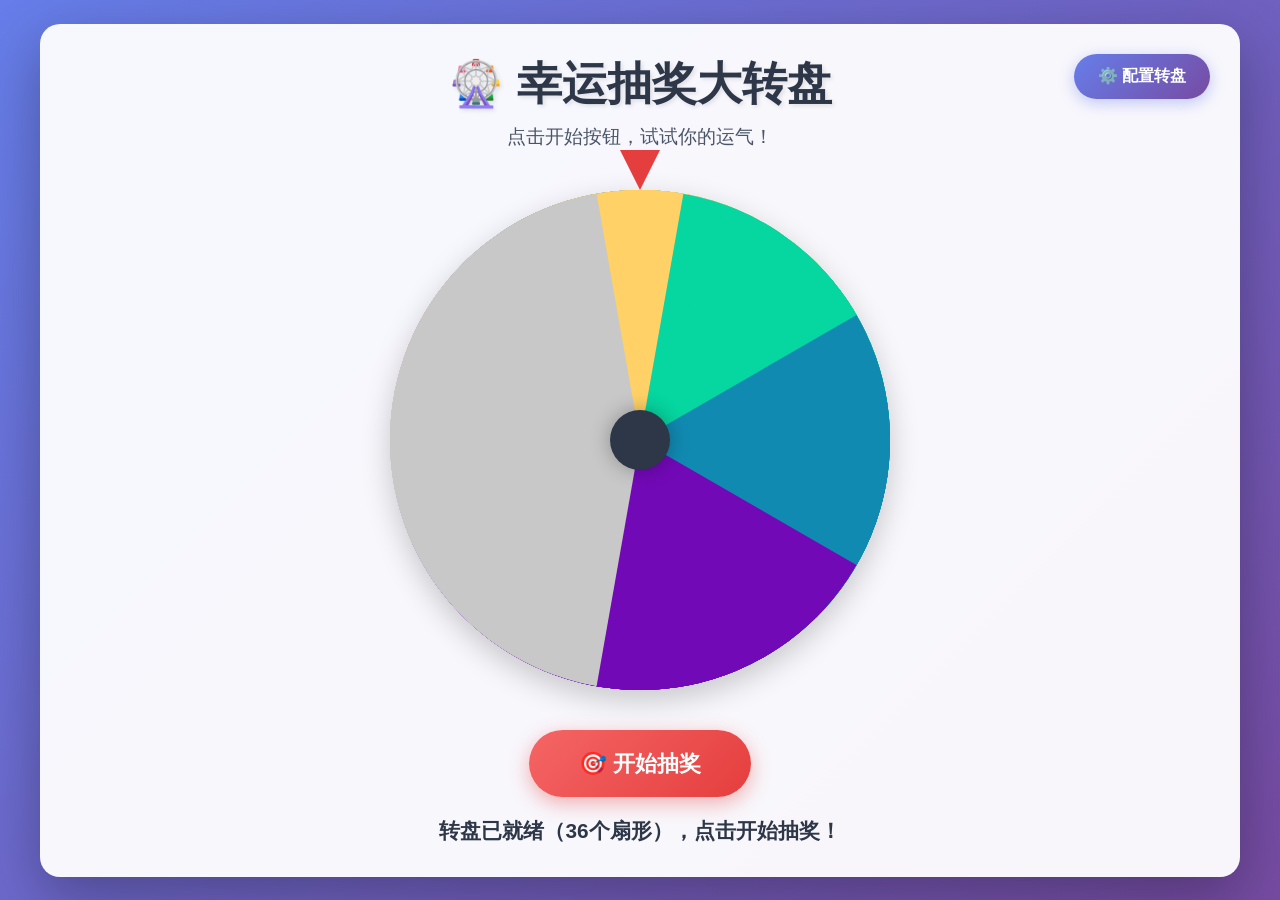
<file: 智能体基准测试题目Benchmark Test/Q1/Roulette/roulette.html>
<!DOCTYPE html>
<html lang="zh-CN">
<head>
    <meta charset="UTF-8">
    <meta name="viewport" content="width=device-width, initial-scale=1.0">
    <title>抽奖转盘大转盘</title>
    <style>
        /* 全局样式重置 */
        * {
            margin: 0;
            padding: 0;
            box-sizing: border-box;
        }

        body {
            font-family: 'Microsoft YaHei', 'Segoe UI', Arial, sans-serif;
            background: linear-gradient(135deg, #667eea 0%, #764ba2 100%);
            min-height: 100vh;
            display: flex;
            flex-direction: column;
            align-items: center;
            justify-content: center;
            padding: 20px;
            color: #333;
        }

        .container {
            max-width: 1200px;
            width: 100%;
            background: rgba(255, 255, 255, 0.95);
            border-radius: 20px;
            box-shadow: 0 20px 60px rgba(0, 0, 0, 0.3);
            padding: 30px;
            position: relative;
        }

        /* 头部样式 */
        .header {
            text-align: center;
            margin-bottom: 40px;
        }

        .header h1 {
            font-size: 2.8rem;
            color: #2d3748;
            margin-bottom: 10px;
            text-shadow: 2px 2px 4px rgba(0, 0, 0, 0.1);
        }

        .header p {
            font-size: 1.2rem;
            color: #4a5568;
        }

        /* 配置按钮样式 */
        .config-button {
            position: absolute;
            top: 30px;
            right: 30px;
            background: linear-gradient(135deg, #667eea 0%, #764ba2 100%);
            color: white;
            border: none;
            padding: 12px 24px;
            border-radius: 50px;
            font-size: 1rem;
            font-weight: 600;
            cursor: pointer;
            transition: all 0.3s ease;
            box-shadow: 0 4px 15px rgba(102, 126, 234, 0.4);
        }

        .config-button:hover {
            transform: translateY(-2px);
            box-shadow: 0 6px 20px rgba(102, 126, 234, 0.6);
        }

        .config-button:active {
            transform: translateY(0);
        }

        /* 主内容区域 */
        .main-content {
            display: flex;
            flex-direction: column;
            align-items: center;
            gap: 40px;
        }

        /* 转盘容器 */
        .wheel-container {
            position: relative;
            width: 500px;
            height: 500px;
            margin: 0 auto;
        }

        .wheel {
            width: 100%;
            height: 100%;
            border-radius: 50%;
            position: relative;
            overflow: hidden;
            box-shadow: 0 10px 30px rgba(0, 0, 0, 0.2);
            transition: transform 5s linear;
        }

        .wheel-center {
            position: absolute;
            top: 50%;
            left: 50%;
            transform: translate(-50%, -50%);
            width: 60px;
            height: 60px;
            background: #2d3748;
            border-radius: 50%;
            z-index: 10;
            box-shadow: 0 0 20px rgba(0, 0, 0, 0.3);
        }

        .pointer {
            position: absolute;
            top: -40px;
            left: 50%;
            transform: translateX(-50%);
            width: 0;
            height: 0;
            border-left: 20px solid transparent;
            border-right: 20px solid transparent;
            border-top: 40px solid #e53e3e;
            z-index: 20;
        }

        /* 扇形样式 */
        .sector {
            position: absolute;
            width: 50%;
            height: 50%;
            transform-origin: 100% 100%;
            left: 0;
            top: 0;
            display: flex;
            align-items: center;
            justify-content: center;
            overflow: hidden;
        }

        .sector-content {
            position: absolute;
            width: 160px;
            text-align: center;
            transform-origin: 0 0;
            left: 100%;
            top: 0;
            transform: rotate(45deg);
            padding: 3px;
        }

        .sector-text {
            font-size: 0.9rem;
            font-weight: 700;
            color: white;
            text-shadow: 1px 1px 3px rgba(0, 0, 0, 0.7);
            transform: rotate(-45deg);
            padding: 3px;
            text-align: center;
            line-height: 1.1;
            white-space: nowrap;
            overflow: hidden;
            text-overflow: ellipsis;
            max-width: 160px;
        }

        /* 控制按钮 */
        .controls {
            display: flex;
            flex-direction: column;
            align-items: center;
            gap: 20px;
        }

        .start-button {
            background: linear-gradient(135deg, #f56565 0%, #e53e3e 100%);
            color: white;
            border: none;
            padding: 18px 50px;
            font-size: 1.4rem;
            font-weight: 700;
            border-radius: 50px;
            cursor: pointer;
            transition: all 0.3s ease;
            box-shadow: 0 6px 20px rgba(229, 62, 62, 0.4);
            min-width: 200px;
        }

        .start-button:hover:not(:disabled) {
            transform: translateY(-3px);
            box-shadow: 0 8px 25px rgba(229, 62, 62, 0.6);
        }

        .start-button:active:not(:disabled) {
            transform: translateY(0);
        }

        .start-button:disabled {
            background: #cbd5e0;
            cursor: not-allowed;
            box-shadow: none;
        }

        .result-display {
            font-size: 1.3rem;
            color: #2d3748;
            font-weight: 600;
            min-height: 30px;
            text-align: center;
        }

        /* 弹窗遮罩 */
        .modal-overlay {
            position: fixed;
            top: 0;
            left: 0;
            right: 0;
            bottom: 0;
            background: rgba(0, 0, 0, 0.6);
            display: none;
            align-items: center;
            justify-content: center;
            z-index: 1000;
            backdrop-filter: blur(3px);
        }

        .modal-overlay.active {
            display: flex;
        }

        /* 配置弹窗 */
        .config-modal {
            background: white;
            border-radius: 15px;
            padding: 30px;
            width: 90%;
            max-width: 800px;
            max-height: 80vh;
            overflow-y: auto;
            box-shadow: 0 20px 60px rgba(0, 0, 0, 0.3);
            animation: modalSlideIn 0.3s ease;
        }

        @keyframes modalSlideIn {
            from {
                opacity: 0;
                transform: translateY(-50px);
            }
            to {
                opacity: 1;
                transform: translateY(0);
            }
        }

        .modal-header {
            display: flex;
            justify-content: space-between;
            align-items: center;
            margin-bottom: 25px;
            padding-bottom: 15px;
            border-bottom: 2px solid #e2e8f0;
        }

        .modal-header h2 {
            font-size: 1.8rem;
            color: #2d3748;
        }

        .close-button {
            background: none;
            border: none;
            font-size: 1.5rem;
            color: #718096;
            cursor: pointer;
            padding: 5px;
            transition: color 0.2s;
        }

        .close-button:hover {
            color: #e53e3e;
        }

        /* 配置表单 */
        .config-form {
            margin-bottom: 25px;
        }

        .config-items {
            display: flex;
            flex-direction: column;
            gap: 15px;
            margin-bottom: 20px;
        }

        .config-item {
            display: grid;
            grid-template-columns: 2fr 1fr 1fr auto;
            gap: 15px;
            align-items: center;
            padding: 15px;
            background: #f7fafc;
            border-radius: 10px;
            border: 1px solid #e2e8f0;
        }

        .config-item input {
            padding: 10px 15px;
            border: 2px solid #cbd5e0;
            border-radius: 8px;
            font-size: 1rem;
            transition: border-color 0.2s;
        }

        .config-item input:focus {
            outline: none;
            border-color: #667eea;
        }

        .color-input {
            width: 100%;
            height: 40px;
            padding: 5px;
            border: 2px solid #cbd5e0;
            border-radius: 8px;
            cursor: pointer;
        }

        .delete-button {
            background: #fc8181;
            color: white;
            border: none;
            padding: 8px 15px;
            border-radius: 6px;
            cursor: pointer;
            transition: background 0.2s;
        }

        .delete-button:hover {
            background: #e53e3e;
        }

        .form-actions {
            display: flex;
            gap: 15px;
            margin-top: 10px;
        }

        .add-button {
            background: #48bb78;
            color: white;
            border: none;
            padding: 12px 25px;
            border-radius: 8px;
            cursor: pointer;
            font-weight: 600;
            transition: background 0.2s;
        }

        .add-button:hover {
            background: #38a169;
        }

        .modal-actions {
            display: flex;
            justify-content: flex-end;
            gap: 15px;
            margin-top: 25px;
            padding-top: 20px;
            border-top: 2px solid #e2e8f0;
        }

        .save-button {
            background: #667eea;
            color: white;
            border: none;
            padding: 12px 30px;
            border-radius: 8px;
            font-weight: 600;
            cursor: pointer;
            transition: background 0.2s;
        }

        .save-button:hover {
            background: #5a67d8;
        }

        .cancel-button {
            background: #cbd5e0;
            color: #4a5568;
            border: none;
            padding: 12px 30px;
            border-radius: 8px;
            font-weight: 600;
            cursor: pointer;
            transition: background 0.2s;
        }

        .cancel-button:hover {
            background: #a0aec0;
        }

        /* 中奖弹窗 */
        .win-modal {
            background: linear-gradient(135deg, #f6e05e 0%, #d69e2e 100%);
            border-radius: 20px;
            padding: 40px;
            width: 90%;
            max-width: 500px;
            text-align: center;
            box-shadow: 0 20px 60px rgba(0, 0, 0, 0.3);
            animation: winModalAppear 0.5s ease;
        }

        @keyframes winModalAppear {
            0% {
                opacity: 0;
                transform: scale(0.8) rotate(-10deg);
            }
            50% {
                transform: scale(1.05) rotate(5deg);
            }
            100% {
                opacity: 1;
                transform: scale(1) rotate(0);
            }
        }

        .win-icon {
            font-size: 4rem;
            margin-bottom: 20px;
            animation: bounce 1s infinite alternate;
        }

        @keyframes bounce {
            from {
                transform: translateY(0);
            }
            to {
                transform: translateY(-10px);
            }
        }

        .win-title {
            font-size: 2.5rem;
            color: #744210;
            margin-bottom: 15px;
            font-weight: 700;
        }

        .win-prize {
            font-size: 2.2rem;
            color: #d69e2e;
            background: rgba(255, 255, 255, 0.9);
            padding: 20px;
            border-radius: 15px;
            margin: 20px 0;
            font-weight: 800;
            text-shadow: 2px 2px 4px rgba(0, 0, 0, 0.1);
            box-shadow: 0 10px 30px rgba(214, 158, 46, 0.3);
        }

        .win-message {
            font-size: 1.3rem;
            color: #744210;
            margin-bottom: 30px;
        }

        .win-close-button {
            background: #744210;
            color: white;
            border: none;
            padding: 15px 40px;
            border-radius: 50px;
            font-size: 1.2rem;
            font-weight: 600;
            cursor: pointer;
            transition: all 0.3s ease;
            box-shadow: 0 6px 20px rgba(116, 66, 16, 0.4);
        }

        .win-close-button:hover {
            transform: translateY(-2px);
            box-shadow: 0 8px 25px rgba(116, 66, 16, 0.6);
        }

        /* 响应式设计 */
        @media (max-width: 768px) {
            .container {
                padding: 20px;
            }
            
            .header h1 {
                font-size: 2rem;
            }
            
            .wheel-container {
                width: 300px;
                height: 300px;
            }
            
            .config-item {
                grid-template-columns: 1fr;
                gap: 10px;
            }
            
            .config-modal {
                padding: 20px;
            }
        }

        @media (max-width: 480px) {
            .wheel-container {
                width: 250px;
                height: 250px;
            }
            
            .start-button {
                padding: 15px 30px;
                font-size: 1.2rem;
            }
            
            .modal-actions {
                flex-direction: column;
            }
        }
    </style>
</head>
<body>
    <div class="container">
        <!-- 配置按钮 -->
        <button class="config-button" id="configButton">
            ⚙️ 配置转盘
        </button>

        <!-- 头部 -->
        <div class="header">
            <h1>🎡 幸运抽奖大转盘</h1>
            <p>点击开始按钮，试试你的运气！</p>
        </div>

        <!-- 主内容区域 -->
        <div class="main-content">
            <!-- 转盘容器 -->
            <div class="wheel-container">
                <div class="pointer"></div>
                <div class="wheel" id="wheel">
                    <!-- 扇形区域将通过JavaScript动态生成 -->
                </div>
                <div class="wheel-center"></div>
            </div>

            <!-- 控制区域 -->
            <div class="controls">
                <button class="start-button" id="startButton">
                    🎯 开始抽奖
                </button>
                <div class="result-display" id="resultDisplay">
                    等待开始抽奖...
                </div>
            </div>
        </div>
    </div>

    <!-- 配置弹窗 -->
    <div class="modal-overlay" id="configModal">
        <div class="config-modal">
            <div class="modal-header">
                <h2>⚙️ 转盘配置</h2>
                <button class="close-button" id="closeConfigModal">×</button>
            </div>
            
            <div class="config-form">
                <div class="config-items" id="configItems">
                    <!-- 配置项将通过JavaScript动态生成 -->
                </div>
                
                <div class="form-actions">
                    <button class="add-button" id="addConfigItem">
                        ➕ 新增奖项
                    </button>
                </div>
            </div>
            
            <div class="modal-actions">
                <button class="cancel-button" id="cancelConfig">
                    取消
                </button>
                <button class="save-button" id="saveConfig">
                    💾 保存配置
                </button>
            </div>
        </div>
    </div>

    <!-- 中奖弹窗 -->
    <div class="modal-overlay" id="winModal">
        <div class="win-modal">
            <div class="win-icon">🎉</div>
            <h2 class="win-title">恭喜你！</h2>
            <div class="win-prize" id="winPrize"></div>
            <p class="win-message">获得以下奖励</p>
            <button class="win-close-button" id="closeWinModal">
                关闭
            </button>
        </div>
    </div>

    <script>
        // 默认配置数据
        const defaultConfig = [
            { name: "特等奖：iPhone 68", count: 1, color: "#FF0000" },
            { name: "一等奖：MacBook Pro", count: 2, color: "#FF6B6B" },
            { name: "二等奖：iPad Air", count: 3, color: "#4ECDC4" },
            { name: "三等奖：AirPods Pro", count: 4, color: "#FFD166" },
            { name: "四等奖：Apple Watch", count: 5, color: "#06D6A0" },
            { name: "五等奖：充电宝", count: 6, color: "#118AB2" },
            { name: "幸运奖：优惠券", count: 7, color: "#7209B7" },
            { name: "谢谢参与", count: 8, color: "#C8C8C8" }
        ];

        // 全局变量
        let currentConfig = JSON.parse(JSON.stringify(defaultConfig));
        let tempConfig = JSON.parse(JSON.stringify(defaultConfig));
        let isSpinning = false;
        let totalSectors = 0;
        let wheel = null;
        let configItemsContainer = null;
        let configModal = null;
        let winModal = null;

        // DOM加载完成后初始化
        document.addEventListener('DOMContentLoaded', function() {
            // 获取DOM元素
            wheel = document.getElementById('wheel');
            configItemsContainer = document.getElementById('configItems');
            configModal = document.getElementById('configModal');
            winModal = document.getElementById('winModal');
            
            // 尝试从本地存储加载配置
            try {
                const savedConfig = localStorage.getItem('rouletteConfig');
                if (savedConfig) {
                    const parsedConfig = JSON.parse(savedConfig);
                    if (Array.isArray(parsedConfig) && parsedConfig.length > 0) {
                        currentConfig = parsedConfig;
                        console.log('从本地存储加载配置：', currentConfig);
                    }
                }
            } catch (e) {
                console.warn('无法从本地存储加载配置：', e);
            }
            
            // 初始化转盘
            renderWheel();
            
            // 初始化配置表单
            renderConfigForm();
            
            // 绑定事件监听器
            bindEvents();
        });

        // 渲染转盘
        function renderWheel() {
            wheel.innerHTML = '';
            totalSectors = 0;
            
            // 计算总扇形数
            currentConfig.forEach(item => {
                totalSectors += item.count;
            });
            
            // 计算每个扇形的角度
            const anglePerSector = 360 / totalSectors;
            let currentAngle = 0;
            let sectorIndex = 0;
            
            // 调试信息
            console.log('开始渲染转盘，配置：', currentConfig);
            console.log('总扇形数：', totalSectors);
            console.log('每个扇形角度：', anglePerSector);
            
            // 创建扇形
            currentConfig.forEach((item, itemIndex) => {
                for (let i = 0; i < item.count; i++) {
                    const sector = document.createElement('div');
                    sector.className = 'sector';
                    sector.dataset.index = sectorIndex;
                    sector.dataset.itemIndex = itemIndex;
                    
                    // 设置扇形样式
                    sector.style.backgroundColor = item.color;
                    sector.style.transform = `rotate(${currentAngle}deg)`;
                    
                    // 创建扇形内容
                    const sectorContent = document.createElement('div');
                    sectorContent.className = 'sector-content';
                    
                    const sectorText = document.createElement('div');
                    sectorText.className = 'sector-text';
                    
                    // 根据扇形大小调整文字显示
                    let displayText = item.name;
                    if (totalSectors > 20 && item.name.length > 10) {
                        // 如果扇形太多且文字太长，适当缩短
                        displayText = item.name.substring(0, 8) + '...';
                    }
                    
                    sectorText.textContent = displayText;
                    sectorText.title = item.name; // 添加完整文字的悬停提示
                    
                    sectorContent.appendChild(sectorText);
                    sector.appendChild(sectorContent);
                    wheel.appendChild(sector);
                    
                    // 调试信息
                    console.log(`创建扇形 ${sectorIndex}: 角度=${currentAngle}°, 颜色=${item.color}, 文字="${item.name}"`);
                    
                    currentAngle += anglePerSector;
                    sectorIndex++;
                }
            });
            
            // 更新结果显示
            document.getElementById('resultDisplay').textContent = `转盘已就绪（${totalSectors}个扇形），点击开始抽奖！`;
            
            // 调试信息
            console.log('转盘渲染完成，共创建', sectorIndex, '个扇形');
        }

        // 渲染配置表单
        function renderConfigForm() {
            configItemsContainer.innerHTML = '';
            
            tempConfig.forEach((item, index) => {
                const configItem = document.createElement('div');
                configItem.className = 'config-item';
                configItem.dataset.index = index;
                
                configItem.innerHTML = `
                    <input type="text" class="config-name" value="${item.name}" placeholder="奖项名称" data-index="${index}">
                    <input type="number" class="config-count" value="${item.count}" min="1" max="20" placeholder="数量" data-index="${index}">
                    <input type="color" class="color-input" value="${item.color}" data-index="${index}">
                    <button type="button" class="delete-button" data-index="${index}">删除</button>
                `;
                
                configItemsContainer.appendChild(configItem);
            });
        }

        // 绑定事件监听器
        function bindEvents() {
            // 开始抽奖按钮
            document.getElementById('startButton').addEventListener('click', startSpin);
            
            // 配置按钮
            document.getElementById('configButton').addEventListener('click', openConfigModal);
            
            // 关闭配置弹窗按钮
            document.getElementById('closeConfigModal').addEventListener('click', closeConfigModal);
            document.getElementById('cancelConfig').addEventListener('click', closeConfigModal);
            
            // 保存配置按钮
            document.getElementById('saveConfig').addEventListener('click', saveConfig);
            
            // 新增配置项按钮
            document.getElementById('addConfigItem').addEventListener('click', addConfigItem);
            
            // 关闭中奖弹窗按钮
            document.getElementById('closeWinModal').addEventListener('click', closeWinModal);
            
            // 点击遮罩层关闭弹窗
            configModal.addEventListener('click', function(e) {
                if (e.target === configModal) {
                    closeConfigModal();
                }
            });
            
            winModal.addEventListener('click', function(e) {
                if (e.target === winModal) {
                    closeWinModal();
                }
            });
            
            // 配置项输入变化监听
            configItemsContainer.addEventListener('input', function(e) {
                if (e.target.classList.contains('config-name') || 
                    e.target.classList.contains('config-count') || 
                    e.target.classList.contains('color-input')) {
                    const index = parseInt(e.target.dataset.index);
                    updateTempConfig(index, e.target.className, e.target.value);
                }
            });
            
            // 删除配置项按钮
            configItemsContainer.addEventListener('click', function(e) {
                if (e.target.classList.contains('delete-button')) {
                    const index = parseInt(e.target.dataset.index);
                    deleteConfigItem(index);
                }
            });
        }

        // 开始旋转转盘
        function startSpin() {
            if (isSpinning) return;
            
            const startButton = document.getElementById('startButton');
            const resultDisplay = document.getElementById('resultDisplay');
            
            // 禁用按钮
            isSpinning = true;
            startButton.disabled = true;
            startButton.textContent = '🎡 转盘中...';
            resultDisplay.textContent = '转盘旋转中...';
            
            // 重置转盘位置（确保从0度开始）
            wheel.style.transition = 'none';
            wheel.style.transform = 'rotate(0deg)';
            
            // 强制重绘
            void wheel.offsetWidth;
            
            // 计算随机停止位置
            const randomSector = Math.floor(Math.random() * totalSectors);
            const targetAngle = 360 * 5 + (360 / totalSectors) * randomSector; // 5圈 + 随机扇形
            
            // 应用旋转动画（使用线性动画确保恒定速度）
            wheel.style.transition = 'transform 5s linear';
            wheel.style.transform = `rotate(${targetAngle}deg)`;
            
            // 5秒后显示结果
            setTimeout(() => {
                // 获取中奖项
                const sectorIndex = randomSector % totalSectors;
                let cumulativeSectors = 0;
                let winningItem = null;
                
                for (const item of currentConfig) {
                    cumulativeSectors += item.count;
                    if (sectorIndex < cumulativeSectors) {
                        winningItem = item;
                        break;
                    }
                }
                
                // 更新UI
                resultDisplay.textContent = `恭喜获得：${winningItem.name}`;
                startButton.disabled = false;
                startButton.textContent = '🎯 开始抽奖';
                isSpinning = false;
                
                // 显示中奖弹窗
                showWinModal(winningItem.name);
                
            }, 5000);
        }

        // 打开配置弹窗
        function openConfigModal() {
            // 复制当前配置到临时配置
            tempConfig = JSON.parse(JSON.stringify(currentConfig));
            renderConfigForm();
            configModal.classList.add('active');
            
            // 调试信息
            console.log('打开配置弹窗，当前配置：', currentConfig);
            console.log('临时配置：', tempConfig);
        }

        // 关闭配置弹窗
        function closeConfigModal() {
            configModal.classList.remove('active');
        }

        // 保存配置
        function saveConfig() {
            // 验证配置
            if (!validateConfig()) {
                alert('请检查配置：\n1. 奖项名称不能为空\n2. 扇形数量必须为1-20的正整数\n3. 至少需要一个奖项');
                return;
            }
            
            // 确保临时配置是最新的（从表单中读取）
            updateTempConfigFromForm();
            
            // 更新当前配置
            currentConfig = JSON.parse(JSON.stringify(tempConfig));
            
            // 调试信息
            console.log('保存配置，新配置：', currentConfig);
            
            // 重新渲染转盘
            renderWheel();
            
            // 关闭弹窗
            closeConfigModal();
            
            // 显示成功消息
            document.getElementById('resultDisplay').textContent = '配置已保存，转盘已更新！';
            
            // 保存到本地存储（可选）
            try {
                localStorage.setItem('rouletteConfig', JSON.stringify(currentConfig));
                console.log('配置已保存到本地存储');
            } catch (e) {
                console.warn('无法保存到本地存储：', e);
            }
        }

        // 验证配置
        function validateConfig() {
            if (tempConfig.length === 0) return false;
            
            for (const item of tempConfig) {
                if (!item.name || item.name.trim() === '') return false;
                if (!item.count || item.count < 1 || item.count > 20) return false;
                if (!item.color || item.color.trim() === '') return false;
            }
            
            return true;
        }

        // 更新临时配置
        function updateTempConfig(index, field, value) {
            if (field === 'config-name') {
                tempConfig[index].name = value;
            } else if (field === 'config-count') {
                tempConfig[index].count = parseInt(value) || 1;
            } else if (field === 'color-input') {
                tempConfig[index].color = value;
            }
            
            // 调试信息
            console.log(`更新配置项 ${index} 的 ${field} 为 ${value}`);
            console.log('当前临时配置：', tempConfig);
        }
        
        // 从表单更新临时配置
        function updateTempConfigFromForm() {
            const nameInputs = document.querySelectorAll('.config-name');
            const countInputs = document.querySelectorAll('.config-count');
            const colorInputs = document.querySelectorAll('.color-input');
            
            for (let i = 0; i < tempConfig.length; i++) {
                if (nameInputs[i]) {
                    tempConfig[i].name = nameInputs[i].value;
                }
                if (countInputs[i]) {
                    tempConfig[i].count = parseInt(countInputs[i].value) || 1;
                }
                if (colorInputs[i]) {
                    tempConfig[i].color = colorInputs[i].value;
                }
            }
            
            console.log('从表单更新后的临时配置：', tempConfig);
        }

        // 新增配置项
        function addConfigItem() {
            const newItem = {
                name: `新奖项 ${tempConfig.length + 1}`,
                count: 1,
                color: getRandomColor()
            };
            
            tempConfig.push(newItem);
            renderConfigForm();
        }

        // 删除配置项
        function deleteConfigItem(index) {
            if (tempConfig.length <= 1) {
                alert('至少需要保留一个奖项！');
                return;
            }
            
            tempConfig.splice(index, 1);
            renderConfigForm();
        }

        // 显示中奖弹窗
        function showWinModal(prize) {
            document.getElementById('winPrize').textContent = prize;
            winModal.classList.add('active');
        }

        // 关闭中奖弹窗
        function closeWinModal() {
            winModal.classList.remove('active');
        }

        // 生成随机颜色
        function getRandomColor() {
            const colors = [
                '#FF6B6B', '#4ECDC4', '#FFD166', '#06D6A0', '#118AB2',
                '#EF476F', '#FFD166', '#06D6A0', '#118AB2', '#073B4C',
                '#7209B7', '#3A86FF', '#FB5607', '#8338EC', '#FF006E'
            ];
            return colors[Math.floor(Math.random() * colors.length)];
        }

        // 添加键盘快捷键支持
        document.addEventListener('keydown', function(e) {
            // ESC键关闭弹窗
            if (e.key === 'Escape') {
                if (configModal.classList.contains('active')) {
                    closeConfigModal();
                }
                if (winModal.classList.contains('active')) {
                    closeWinModal();
                }
            }
            
            // 空格键开始抽奖（当没有弹窗打开时）
            if (e.key === ' ' && !configModal.classList.contains('active') && !winModal.classList.contains('active')) {
                e.preventDefault();
                if (!isSpinning) {
                    startSpin();
                }
            }
        });

        // 添加页面加载完成提示
        window.addEventListener('load', function() {
            console.log('🎡 抽奖转盘已加载完成！');
            console.log('📋 默认配置：', defaultConfig);
            console.log('🎮 操作提示：');
            console.log('  1. 点击"开始抽奖"按钮或按空格键开始旋转');
            console.log('  2. 点击右上角"配置转盘"按钮自定义奖项');
            console.log('  3. 按ESC键可以关闭弹窗');
        });
    </script>
</body>
</html>
</file>
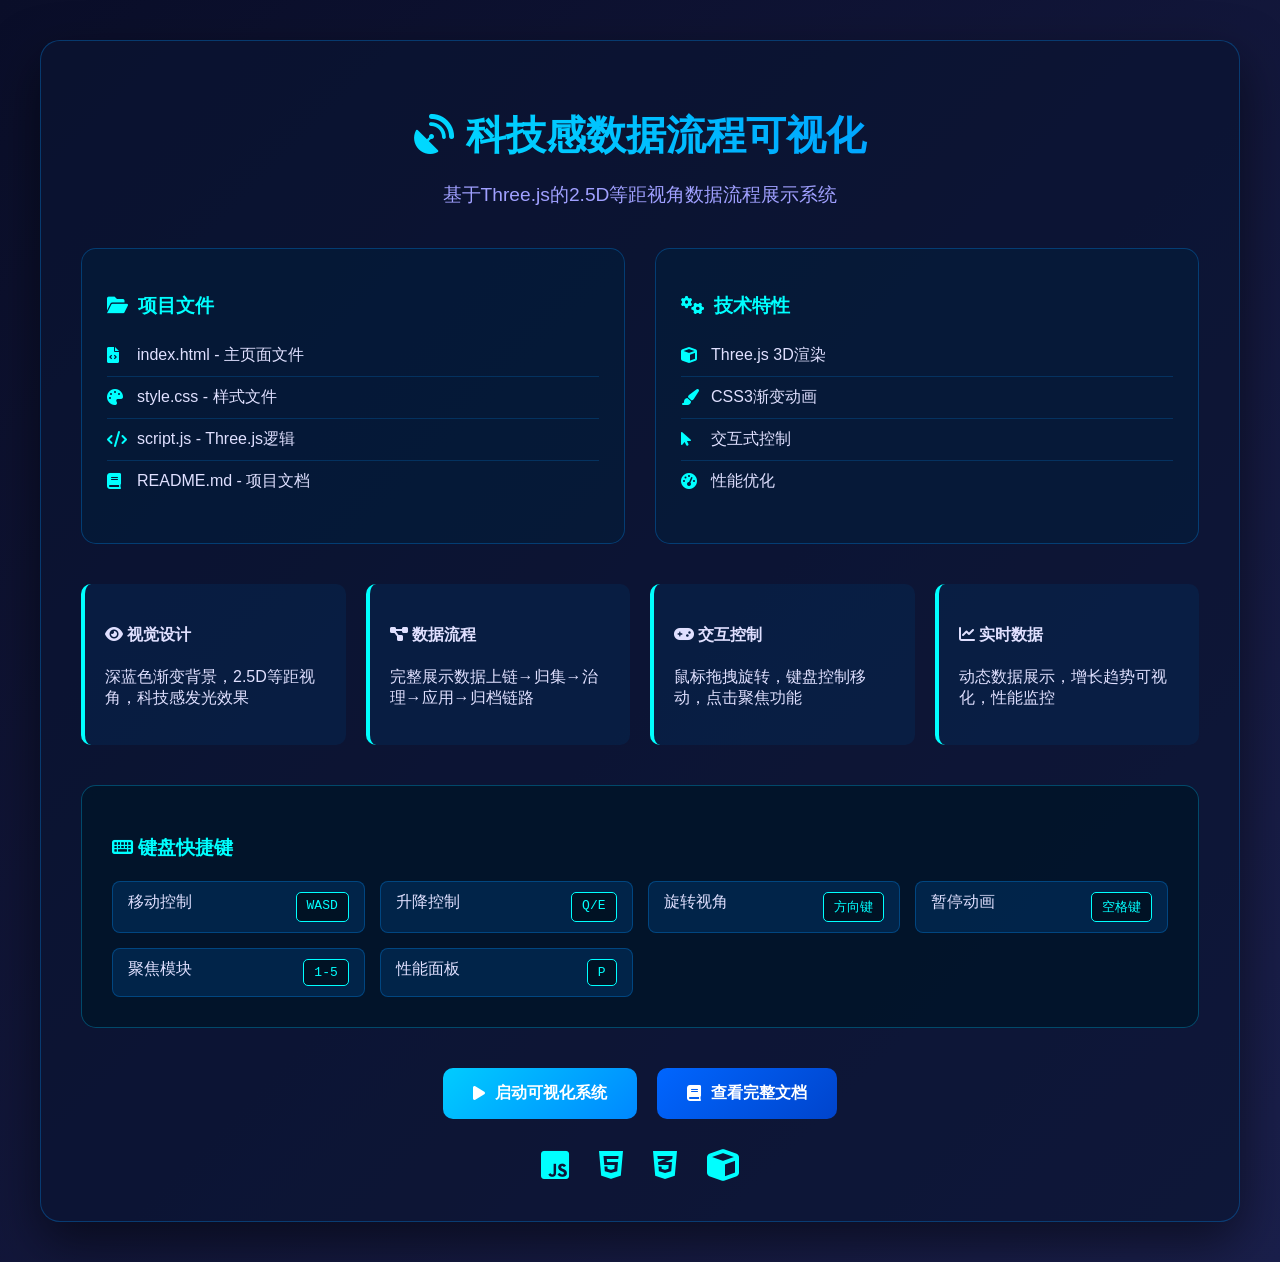
<file: 智能体基准测试题目Benchmark Test/Q2/data-flow-visualization/preview.html>
<!DOCTYPE html>
<html lang="zh-CN">
<head>
    <meta charset="UTF-8">
    <meta name="viewport" content="width=device-width, initial-scale=1.0">
    <title>项目预览 - 科技感数据流程可视化</title>
    <style>
        body {
            font-family: 'Segoe UI', Tahoma, Geneva, Verdana, sans-serif;
            background: linear-gradient(135deg, #0a0e29 0%, #1a1f4b 100%);
            color: #e0e0ff;
            margin: 0;
            padding: 40px;
            min-height: 100vh;
        }
        
        .container {
            max-width: 1200px;
            margin: 0 auto;
            background: rgba(10, 20, 50, 0.7);
            border-radius: 20px;
            padding: 40px;
            border: 1px solid rgba(0, 150, 255, 0.3);
            box-shadow: 0 20px 50px rgba(0, 0, 0, 0.5);
        }
        
        .header {
            text-align: center;
            margin-bottom: 40px;
        }
        
        h1 {
            font-size: 2.5rem;
            background: linear-gradient(90deg, #00ffff, #0080ff);
            -webkit-background-clip: text;
            background-clip: text;
            color: transparent;
            margin-bottom: 10px;
        }
        
        .subtitle {
            font-size: 1.2rem;
            color: #a0a0ff;
            margin-bottom: 30px;
        }
        
        .project-info {
            display: grid;
            grid-template-columns: repeat(auto-fit, minmax(300px, 1fr));
            gap: 30px;
            margin-bottom: 40px;
        }
        
        .info-card {
            background: rgba(0, 30, 60, 0.5);
            border-radius: 15px;
            padding: 25px;
            border: 1px solid rgba(0, 150, 255, 0.3);
            transition: all 0.3s ease;
        }
        
        .info-card:hover {
            transform: translateY(-5px);
            border-color: #00ffff;
            box-shadow: 0 10px 30px rgba(0, 200, 255, 0.3);
        }
        
        .info-card h3 {
            color: #00ffff;
            margin-bottom: 15px;
            display: flex;
            align-items: center;
            gap: 10px;
        }
        
        .file-list {
            list-style: none;
            padding: 0;
        }
        
        .file-list li {
            padding: 10px 0;
            border-bottom: 1px solid rgba(0, 150, 255, 0.2);
            display: flex;
            align-items: center;
            gap: 10px;
        }
        
        .file-list li:last-child {
            border-bottom: none;
        }
        
        .file-icon {
            color: #00ffff;
            width: 20px;
        }
        
        .features-grid {
            display: grid;
            grid-template-columns: repeat(auto-fit, minmax(250px, 1fr));
            gap: 20px;
            margin-bottom: 40px;
        }
        
        .feature-item {
            background: rgba(0, 50, 100, 0.3);
            padding: 20px;
            border-radius: 10px;
            border-left: 4px solid #00ffff;
        }
        
        .instructions {
            background: rgba(0, 20, 40, 0.8);
            padding: 30px;
            border-radius: 15px;
            margin-bottom: 40px;
            border: 1px solid rgba(0, 200, 255, 0.3);
        }
        
        .instructions h3 {
            color: #00ffff;
            margin-bottom: 20px;
        }
        
        .keyboard-shortcuts {
            display: grid;
            grid-template-columns: repeat(auto-fit, minmax(200px, 1fr));
            gap: 15px;
            margin-top: 20px;
        }
        
        .shortcut {
            display: flex;
            justify-content: space-between;
            padding: 10px 15px;
            background: rgba(0, 100, 200, 0.2);
            border-radius: 8px;
            border: 1px solid rgba(0, 150, 255, 0.3);
        }
        
        .key {
            background: rgba(0, 0, 0, 0.5);
            padding: 5px 10px;
            border-radius: 5px;
            font-family: monospace;
            color: #00ffff;
            border: 1px solid #00ffff;
        }
        
        .action-buttons {
            display: flex;
            gap: 20px;
            justify-content: center;
            margin-top: 40px;
        }
        
        .btn {
            padding: 15px 30px;
            background: linear-gradient(135deg, #0066ff, #0044cc);
            color: white;
            text-decoration: none;
            border-radius: 10px;
            font-weight: bold;
            display: flex;
            align-items: center;
            gap: 10px;
            transition: all 0.3s ease;
            border: none;
            cursor: pointer;
            font-size: 16px;
        }
        
        .btn:hover {
            transform: translateY(-3px);
            box-shadow: 0 10px 25px rgba(0, 102, 255, 0.4);
            background: linear-gradient(135deg, #0080ff, #0066ff);
        }
        
        .btn-primary {
            background: linear-gradient(135deg, #00ccff, #0088ff);
        }
        
        .btn-primary:hover {
            background: linear-gradient(135deg, #00ffff, #00aaff);
        }
        
        .tech-stack {
            display: flex;
            justify-content: center;
            gap: 30px;
            margin-top: 30px;
            font-size: 2rem;
        }
        
        .tech-icon {
            color: #00ffff;
            transition: transform 0.3s ease;
        }
        
        .tech-icon:hover {
            transform: scale(1.2);
        }
    </style>
    <link rel="stylesheet" href="https://cdnjs.cloudflare.com/ajax/libs/font-awesome/6.0.0/css/all.min.css">
</head>
<body>
    <div class="container">
        <div class="header">
            <h1><i class="fas fa-satellite-dish"></i> 科技感数据流程可视化</h1>
            <p class="subtitle">基于Three.js的2.5D等距视角数据流程展示系统</p>
        </div>
        
        <div class="project-info">
            <div class="info-card">
                <h3><i class="fas fa-folder-open"></i> 项目文件</h3>
                <ul class="file-list">
                    <li><i class="fas fa-file-code file-icon"></i> index.html - 主页面文件</li>
                    <li><i class="fas fa-palette file-icon"></i> style.css - 样式文件</li>
                    <li><i class="fas fa-code file-icon"></i> script.js - Three.js逻辑</li>
                    <li><i class="fas fa-book file-icon"></i> README.md - 项目文档</li>
                </ul>
            </div>
            
            <div class="info-card">
                <h3><i class="fas fa-cogs"></i> 技术特性</h3>
                <ul class="file-list">
                    <li><i class="fas fa-cube file-icon"></i> Three.js 3D渲染</li>
                    <li><i class="fas fa-paint-brush file-icon"></i> CSS3渐变动画</li>
                    <li><i class="fas fa-mouse-pointer file-icon"></i> 交互式控制</li>
                    <li><i class="fas fa-tachometer-alt file-icon"></i> 性能优化</li>
                </ul>
            </div>
        </div>
        
        <div class="features-grid">
            <div class="feature-item">
                <h4><i class="fas fa-eye"></i> 视觉设计</h4>
                <p>深蓝色渐变背景，2.5D等距视角，科技感发光效果</p>
            </div>
            <div class="feature-item">
                <h4><i class="fas fa-project-diagram"></i> 数据流程</h4>
                <p>完整展示数据上链→归集→治理→应用→归档链路</p>
            </div>
            <div class="feature-item">
                <h4><i class="fas fa-gamepad"></i> 交互控制</h4>
                <p>鼠标拖拽旋转，键盘控制移动，点击聚焦功能</p>
            </div>
            <div class="feature-item">
                <h4><i class="fas fa-chart-line"></i> 实时数据</h4>
                <p>动态数据展示，增长趋势可视化，性能监控</p>
            </div>
        </div>
        
        <div class="instructions">
            <h3><i class="fas fa-keyboard"></i> 键盘快捷键</h3>
            <div class="keyboard-shortcuts">
                <div class="shortcut">
                    <span>移动控制</span>
                    <span class="key">WASD</span>
                </div>
                <div class="shortcut">
                    <span>升降控制</span>
                    <span class="key">Q/E</span>
                </div>
                <div class="shortcut">
                    <span>旋转视角</span>
                    <span class="key">方向键</span>
                </div>
                <div class="shortcut">
                    <span>暂停动画</span>
                    <span class="key">空格键</span>
                </div>
                <div class="shortcut">
                    <span>聚焦模块</span>
                    <span class="key">1-5</span>
                </div>
                <div class="shortcut">
                    <span>性能面板</span>
                    <span class="key">P</span>
                </div>
            </div>
        </div>
        
        <div class="action-buttons">
            <a href="index.html" class="btn btn-primary">
                <i class="fas fa-play"></i> 启动可视化系统
            </a>
            <button onclick="window.open('README.md')" class="btn">
                <i class="fas fa-book"></i> 查看完整文档
            </button>
        </div>
        
        <div class="tech-stack">
            <i class="fab fa-js-square tech-icon" title="JavaScript"></i>
            <i class="fab fa-html5 tech-icon" title="HTML5"></i>
            <i class="fab fa-css3-alt tech-icon" title="CSS3"></i>
            <i class="fas fa-cube tech-icon" title="Three.js"></i>
        </div>
    </div>
    
    <script>
        // 简单的交互效果
        document.querySelectorAll('.btn').forEach(btn => {
            btn.addEventListener('click', function(e) {
                if (this.getAttribute('href') === 'index.html') {
                    e.preventDefault();
                    alert('即将打开数据流程可视化系统...\n\n请确保：\n1. 有网络连接（加载CDN资源）\n2. 使用现代浏览器\n3. 允许页面运行JavaScript');
                    window.location.href = 'index.html';
                }
            });
        });
    </script>
</body>
</html>
</file>
